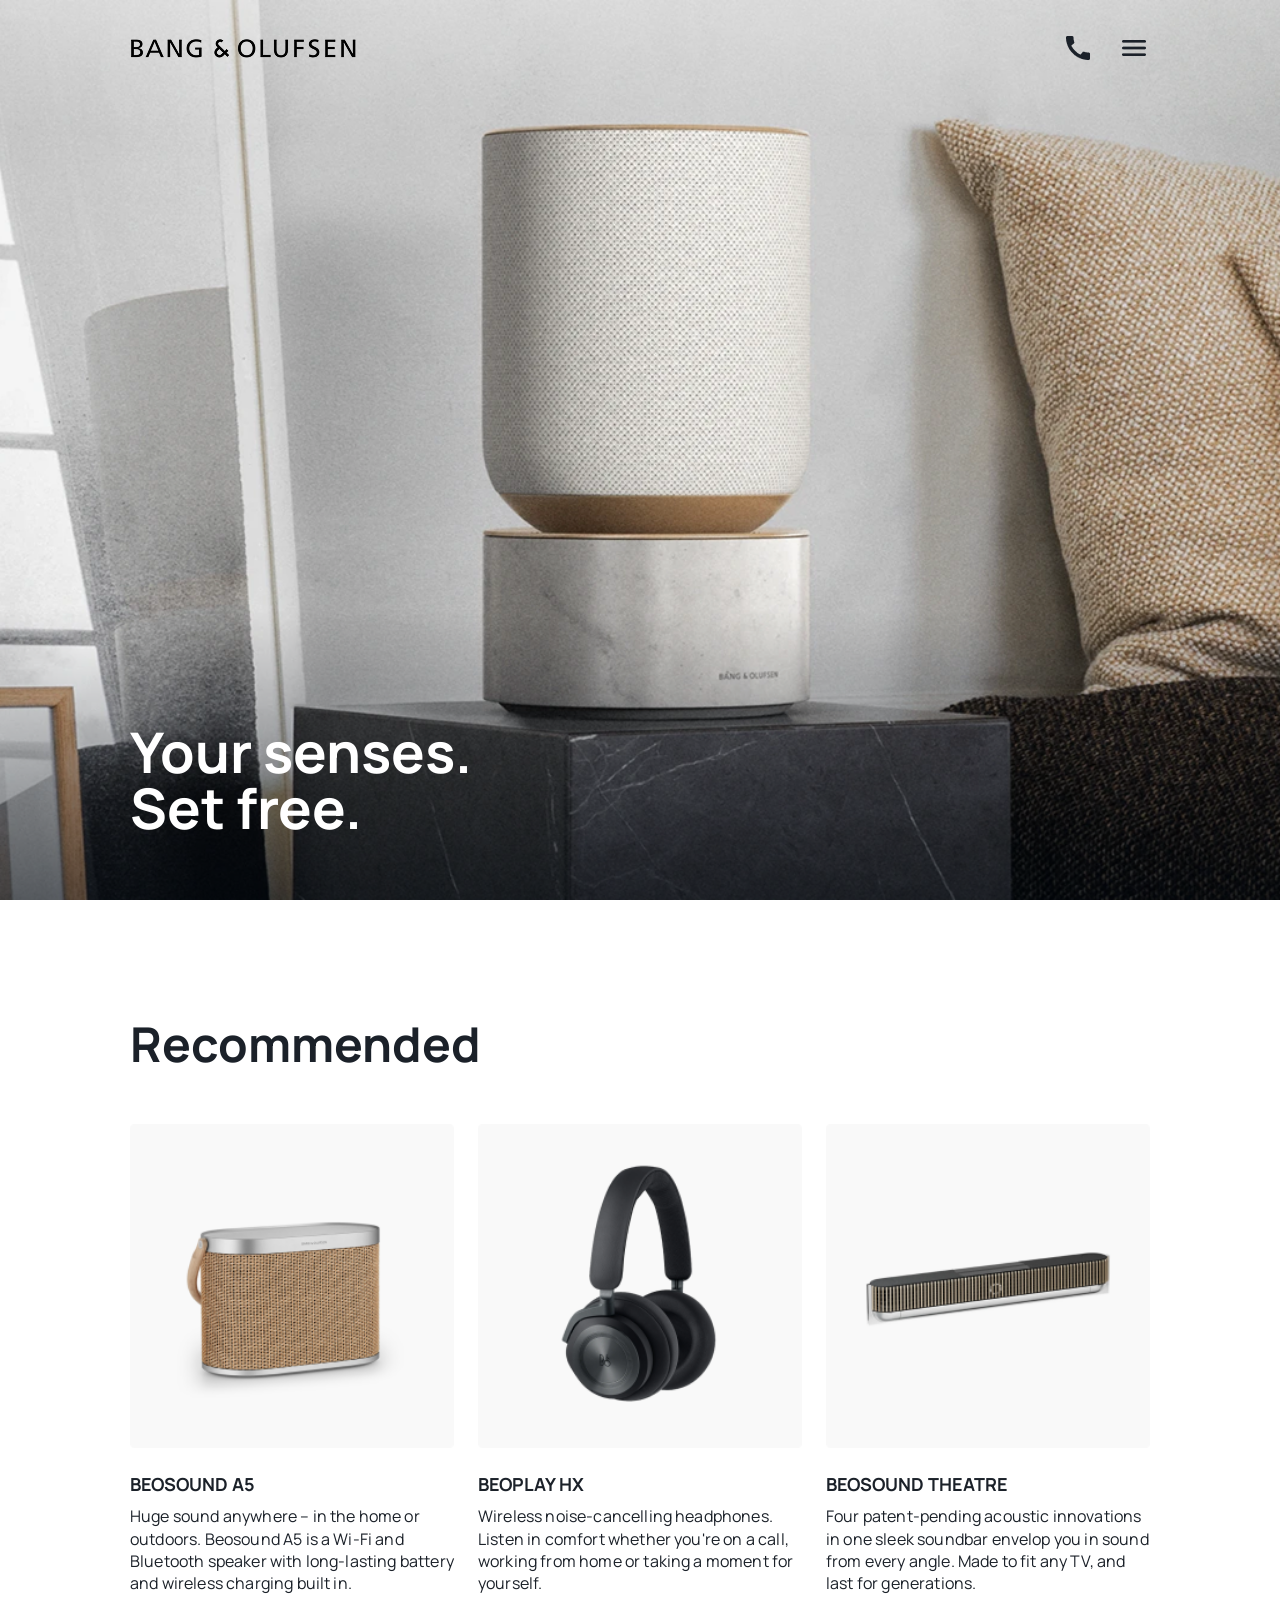
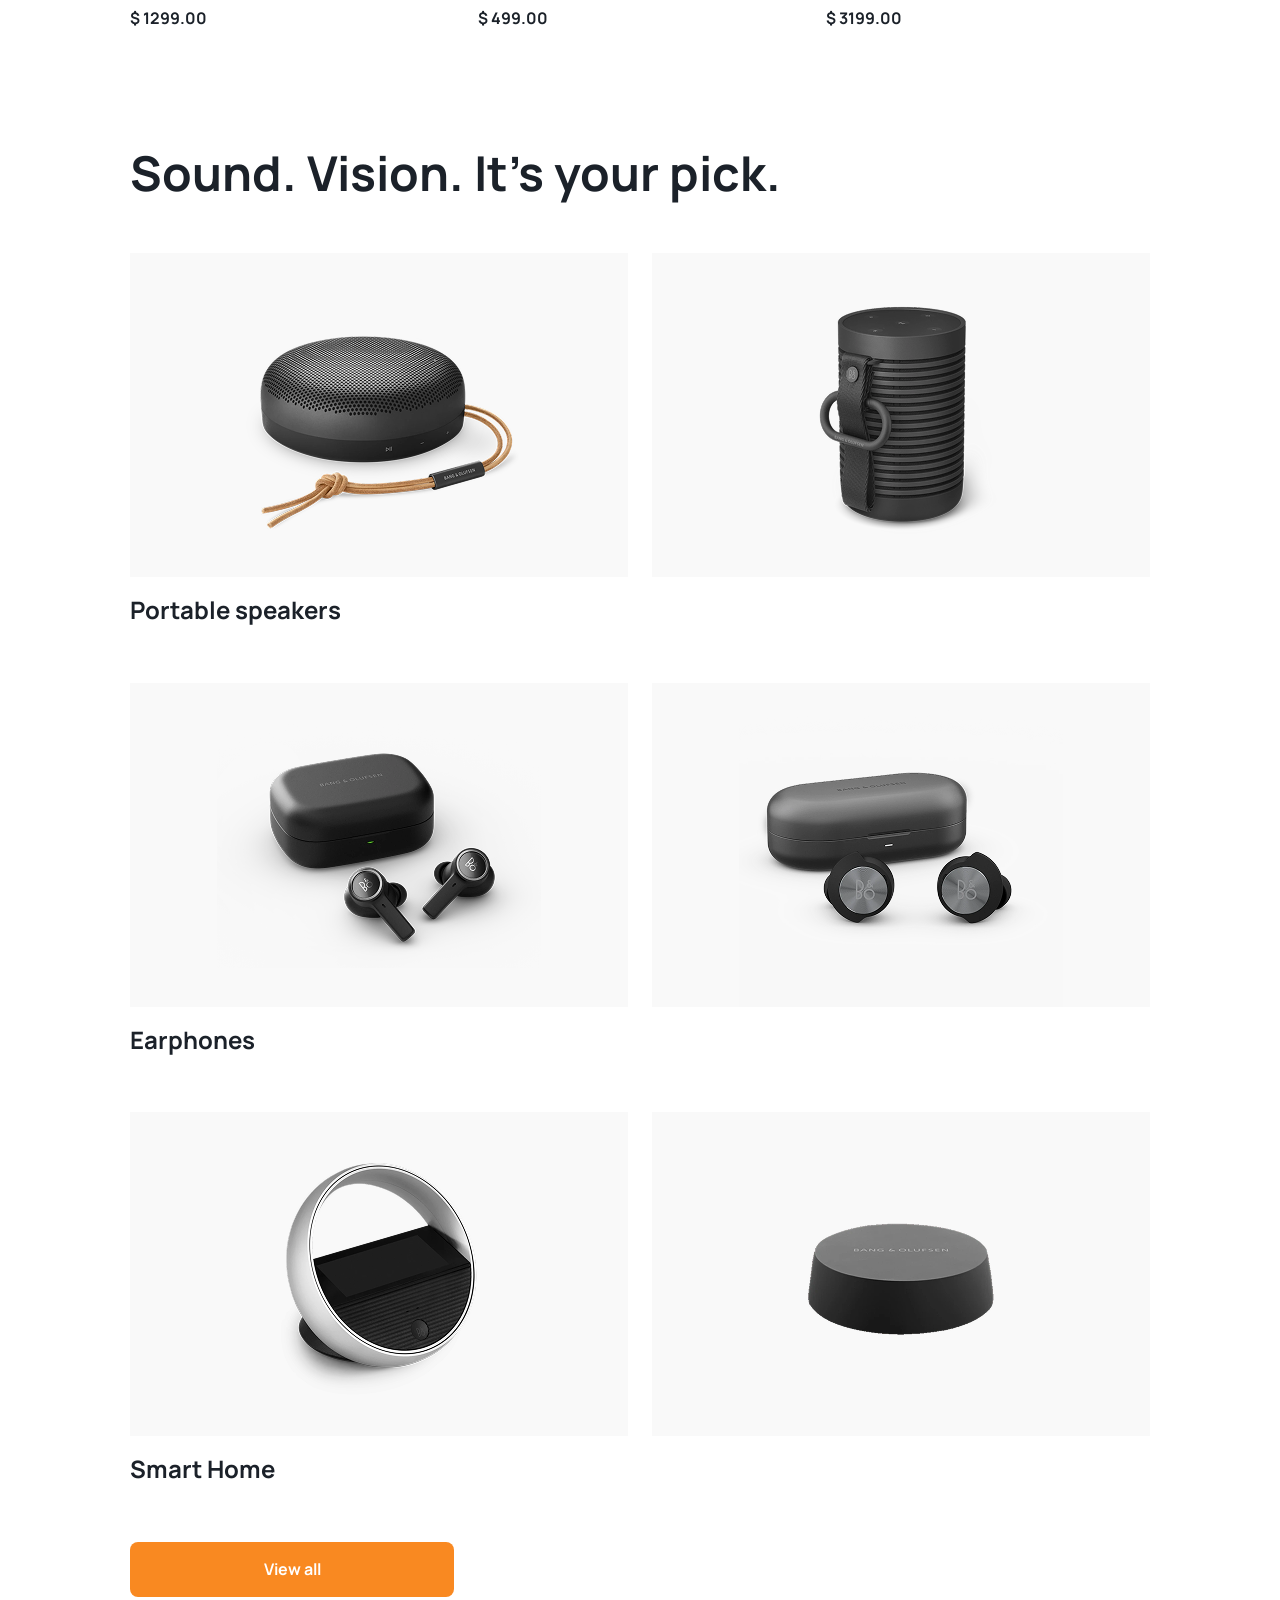
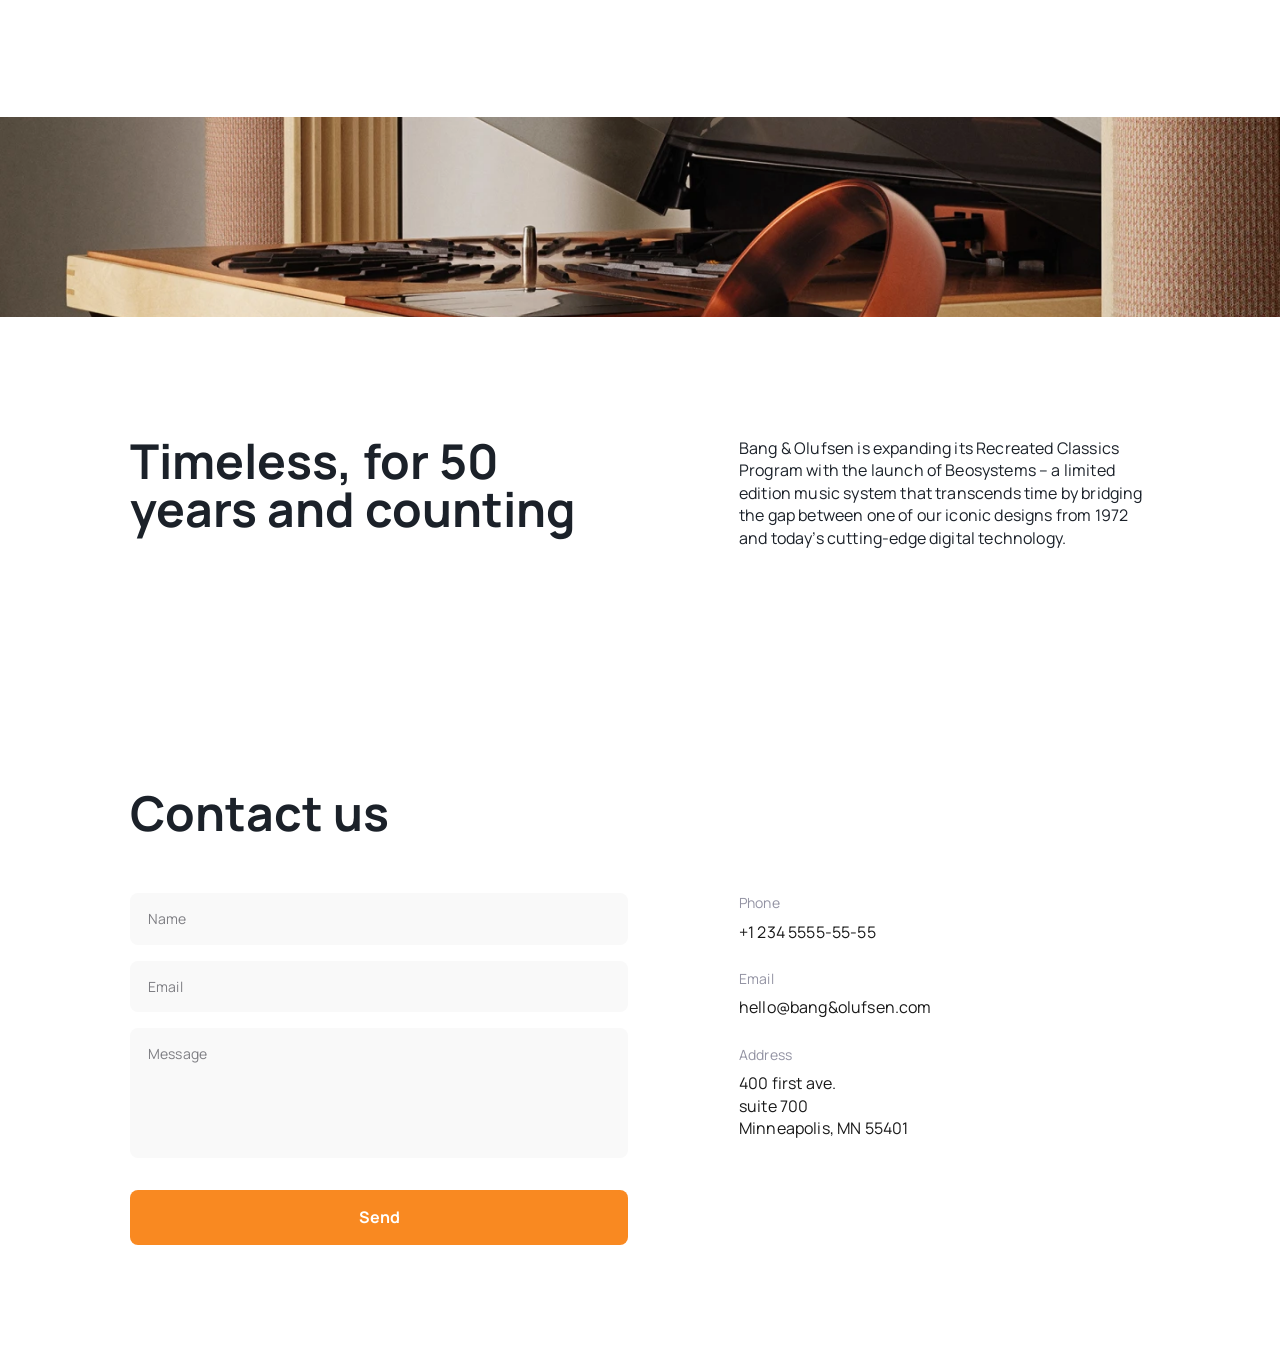
<file: index.html>
<!doctype html><html lang="en" class="page"><head><meta charset="utf-8"><meta name="viewport" content="width=device-width, initial-scale=1.0"><title>Landing Page</title><link rel="icon" type="image/x-icon" href="Logo.e3024e03.png"><link rel="preconnect" href="https://fonts.googleapis.com"><link rel="preconnect" href="https://fonts.gstatic.com" crossorigin><link href="https://fonts.googleapis.com/css2?family=Inter:wght@500;700&family=Manrope:wght@400;700&family=Roboto:wght@700&display=swap" rel="stylesheet"><link rel="stylesheet" href="index.43d38881.css"><script src="index.cabb280d.js" defer></script></head><body class="page__body"> <header class="header"> <div class="container"> <div class="header__content"> <div class="top-bar"> <a href="#"> <img class="top-bar__logo" src="Logo.e3024e03.png" alt="B&O logo"> </a> <div class="top-bar__icons"> <a href="tel:+12345555555" class="icon icon--phone"></a> <a href="#menu" class="icon icon--menu"></a> </div> </div> <div class="header__botom"> <div class="header__img"></div> <h1 class="header__title"> Your senses. <br> Set free. </h1> </div> </div> </div> </header> <aside class="menu page__menu" id="menu"> <div class="container"> <div class="menu__content"> <div class="menu__top top-bar"> <a href="#" class="top-bar__logo-link"> <img class="top-bar__logo" src="Logo.e3024e03.png" alt="B&O logo"> </a> <a href="#" class="icon icon--close"></a> </div> <div class="menu__container"> <nav class="menu__nav nav"> <ul class="nav__list"> <li class="nav__item"> <a class="nav__link" href="#recommended"> Recommended </a> </li> <li class="nav__item"> <a class="nav__link" href="#gallery"> Categories </a> </li> <li class="nav__item"> <a class="nav__link" href="#info"> About Us </a> </li> <li class="nav__item"> <a class="nav__link" href="#contacts"> Contact Us </a> </li> </ul> </nav> <a href="tel:+1 234 5555-55-55" class="menu__phone-number"> +1 234 5555-55-55 </a> <a href="tel:+1 234 5555-55-55" class="menu__call-to-order"> call to order </a> </div> </div> </div> </aside> <main class="main"> <div class="container"> <div class="main__content"> <section class="recommended" id="recommended"> <h2 class="section__title">Recommended</h2> <div class="recommended__container"> <ul class="recommended__products"> <li class="product recommended__product"> <article> <img class="product__image" src="beosound-mobile.cb3116ac.png" alt="BEOSOUND A5"> <h3 class="product__title">BEOSOUND A5</h3> <p class="product__description"> Huge sound anywhere – in the home or outdoors. Beosound A5 is a Wi-Fi and Bluetooth speaker with long-lasting battery and wireless charging built in. </p> <p class="product__price">$ 1299.00</p> </article> </li> <li class="product recommended__product"> <article> <img class="product__image" src="beoplay-mobile.6e7255b0.png" alt="BEOPLAY HX"> <h3 class="product__title">BEOPLAY HX</h3> <p class="product__description"> Wireless noise-cancelling headphones. Listen in comfort whether you're on a call, working from home or taking a moment for yourself. </p> <p class="product__price">$ 499.00</p> </article> </li> <li class="product recommended__product"> <article> <img class="product__image" src="acoustic-mobile.9c9fabe5.png" alt="BEOSOUND THEATRE"> <h3 class="product__title">BEOSOUND THEATRE</h3> <p class="product__description"> Four patent-pending acoustic innovations in one sleek soundbar envelop you in sound from every angle. Made to fit any TV, and last for generations. </p> <p class="product__price">$ 3199.00</p> </article> </li> </ul> </div> </section> <section class="gallery" id="gallery"> <h2 class="section__title">Sound. Vision. It's your pick.</h2> <ul class="gallery__wrapper"> <li class="gallery__items"> <div class="gallery__photos"> <a href="#" class="gallery__link"> <img class="gallery__photo" src="portable-speaker-1-desktop.88114674.png" alt="Portable speaker"> </a> <a href="#" class="gallery__link"> <img class="gallery__photo" src="portable-speaker-2-desktop.5d2d7064.png" alt="Portable speaker"> </a> </div> <h3 class="gallery__title">Portable speakers</h3> </li> <li class="gallery__items"> <div class="gallery__photos"> <a href="#" class="gallery__link"> <img class="gallery__photo" src="earphones-1-desktop.b19adb02.png" alt="Earphones"> </a> <a href="#" class="gallery__link"> <img class="gallery__photo" src="earphones-2-desktop.e0e99754.png" alt="Earphones"> </a> </div> <h3 class="gallery__title">Earphones</h3> </li> <li class="gallery__items"> <div class="gallery__photos"> <a href="#" class="gallery__link"> <img class="gallery__photo" src="smart-home-1-desktop.4b87966b.png" alt="Smart Devise"> </a> <a href="#" class="gallery__link"> <img class="gallery__photo" src="smart-home-2-desktop.f8fe07ad.png" alt="Smart Devise"> </a> </div> <h3 class="gallery__title">Smart Home</h3> </li> </ul> <a class="gallery__button">View all</a> </section> <section id="info"> <div class="info__image"></div> <div class="info"> <h2 class="info__title section__title"> Timeless, for 50 years and counting </h2> <p class="info__description"> Bang & Olufsen is expanding its Recreated Classics Program with the launch of Beosystems – a limited edition music system that transcends time by bridging the gap between one of our iconic designs from 1972 and today’s cutting-edge digital technology. </p> </div> </section> <section class="form" id="contacts"> <h2 class="section__title">Contact us</h2> <div class="contacts"> <div class="contacts__form"> <form onsubmit="this.reset(); return false;" action="http://localhost:5173/" method="post"> <input class="contacts__input" type="text" name="name" required placeholder="Name"> <input class="contacts__input" type="email" name="email" required placeholder="Email"> <textarea class="contacts__input contacts__input--textarea" name="message" rows="5" required placeholder="Message"></textarea> <button class="contacts__button">Send</button> </form> </div> <address class="contacts__contacts"> <div class="contacts__container"> <div class="contacts__wrap"> <p class="contacts__wrap contacts__wrap--name">Phone</p> <a href="tel:+123455555555" class="contacts__wrap contacts__wrap--value"> +1 234 5555-55-55 </a> </div> <div class="contacts__wrap"> <p class="contacts__wrap contacts__wrap--name">Email</p> <a href="mailto:hello@bang-olufsen.com" class="contacts__wrap contacts__wrap--value"> hello@bang&olufsen.com </a> </div> <div class="contacts__wrap"> <p class="contacts__wrap contacts__wrap--name">Address</p> <a class="contacts__wrap contacts__wrap--value" href="https://www.google.com/maps?q=400+First+Ave+Suite+700+Minneapolis+MN+55401" target="_blank" rel="noopener noreferrer"> 400 first ave. <br> suite 700 <br> Minneapolis, MN 55401 </a> </div> </div> </address> </div> </section> </div> </div> </main> </body></html>
</file>
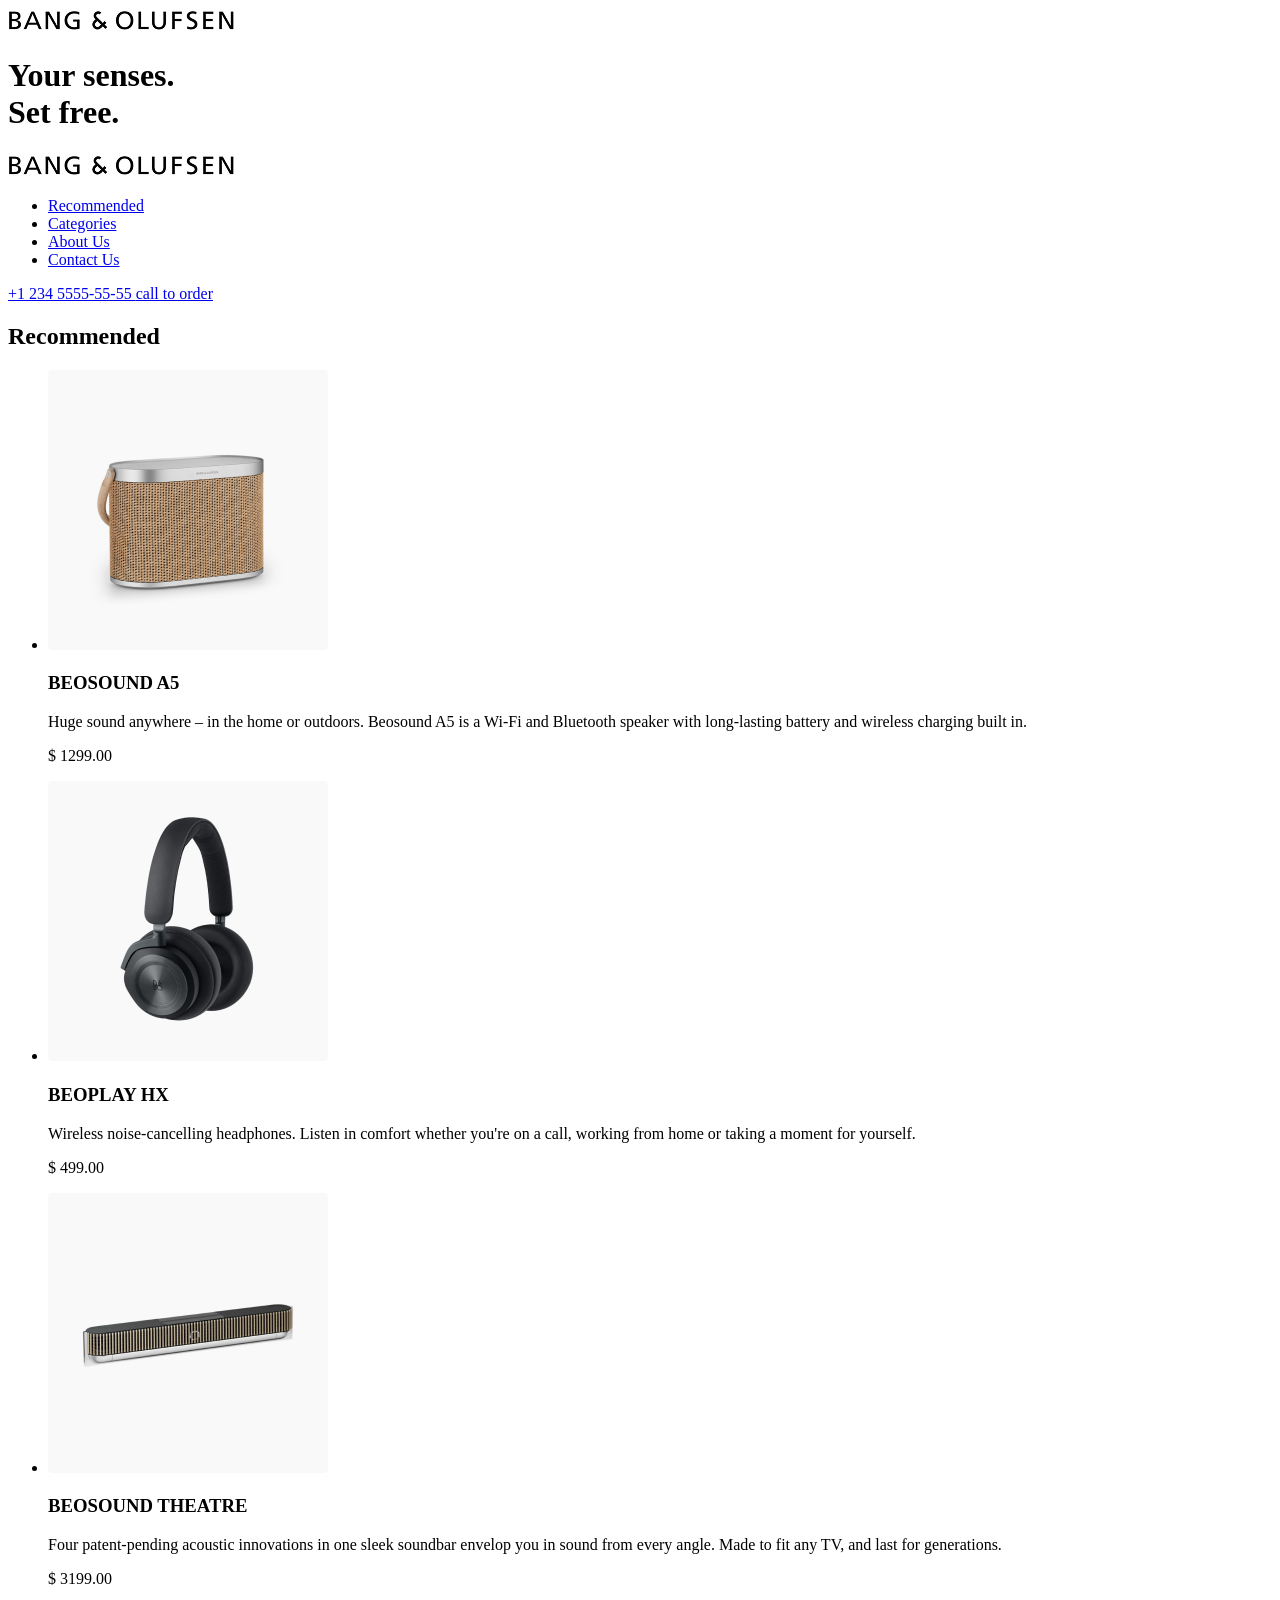
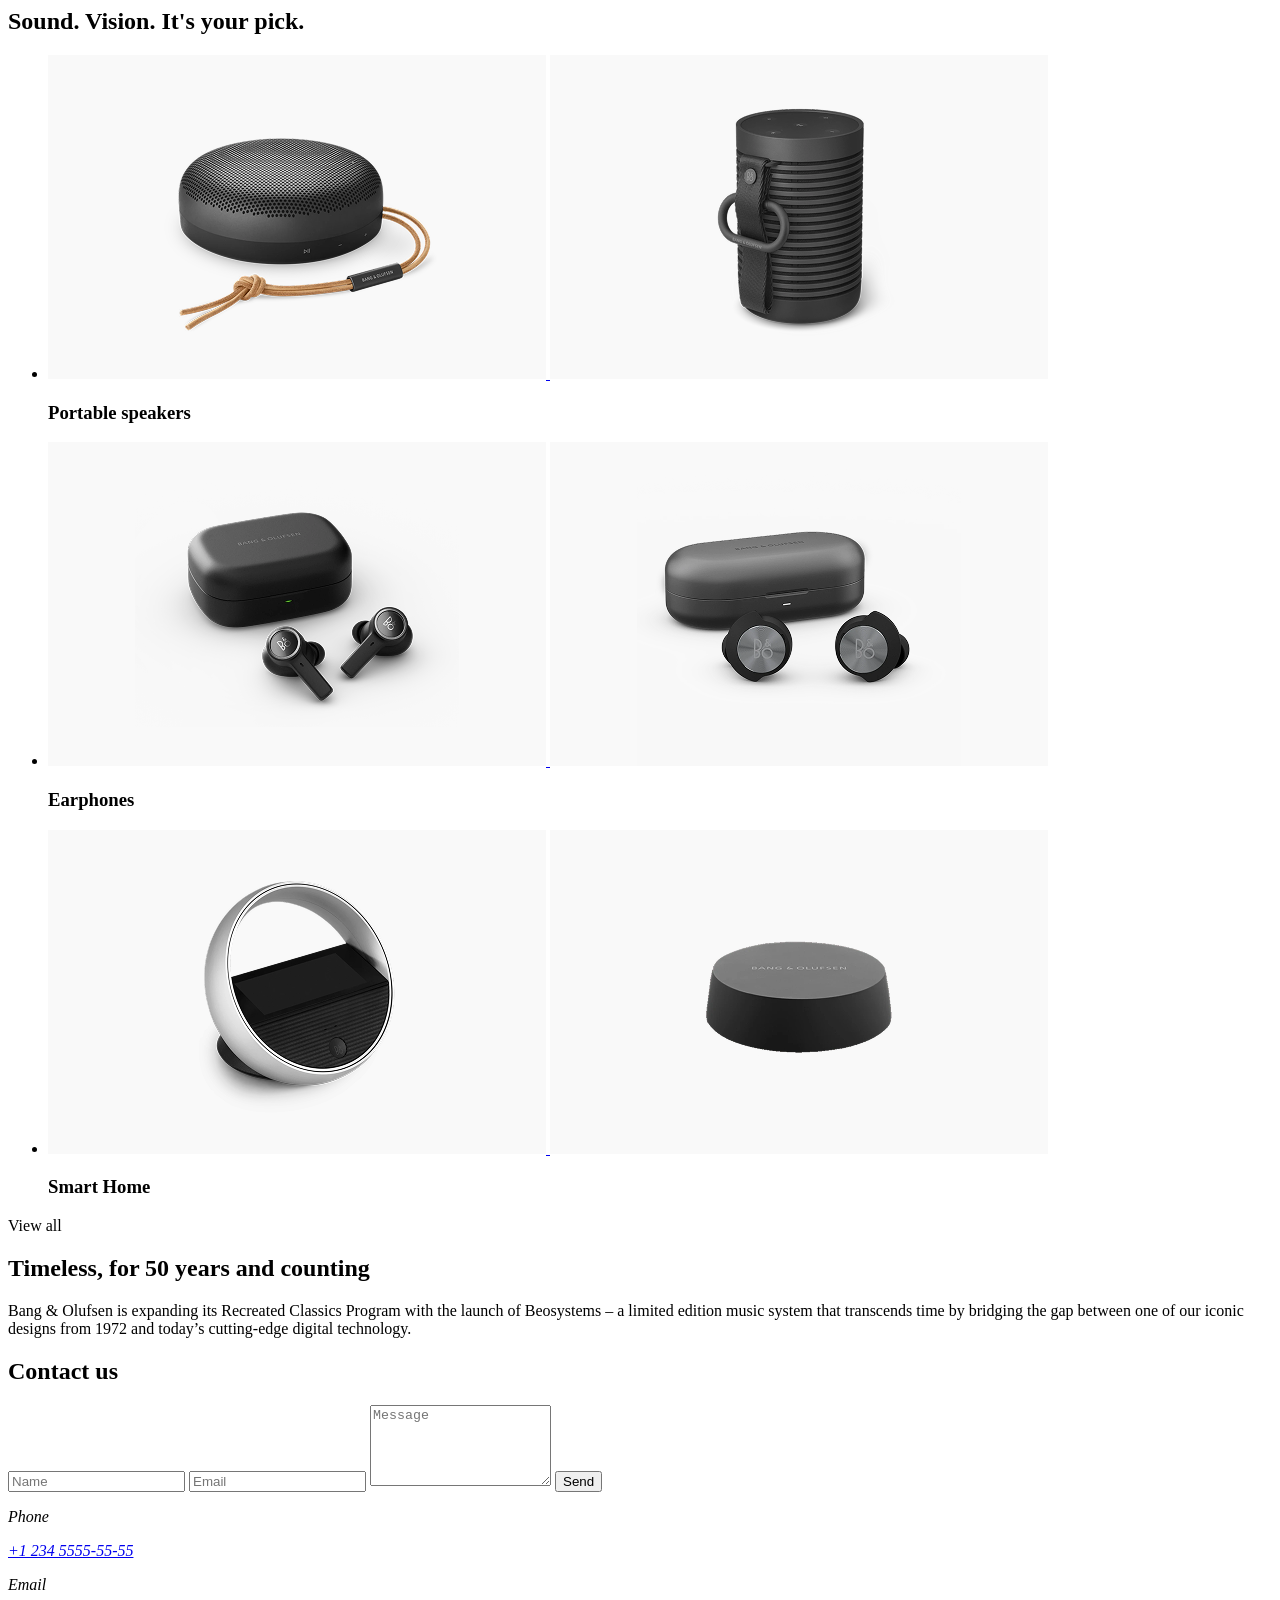
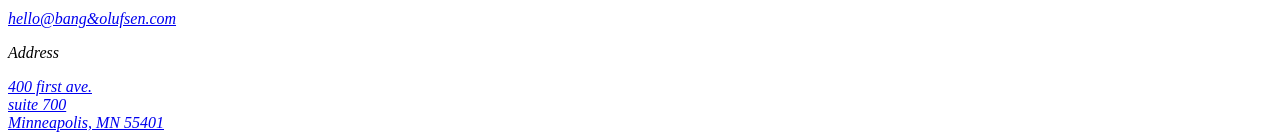
<file: src/index.html>
<!doctype html>
<html lang="en" class="page">
  <head>
    <meta charset="UTF-8" />
    <meta name="viewport" content="width=device-width, initial-scale=1.0" />
    <title>Landing Page</title>
    <!-- prettier-ignore -->
    <link rel="icon" type="image/x-icon"
          href="./images/Logo.png" />
    <link rel="preconnect" href="https://fonts.googleapis.com" />
    <link
      rel="preconnect"
      href="https://fonts.gstatic.com"
      crossorigin="anonymous"
    />
    <link
      href="https://fonts.googleapis.com/css2?family=Inter:wght@500;700&family=Manrope:wght@400;700&family=Roboto:wght@700&display=swap"
      rel="stylesheet"
    />
    <link rel="stylesheet" href="./styles/main.scss" />
    <script src="./scripts/main.js" defer></script>
  </head>
  <body class="page__body">
    <header class="header">
      <div class="container">
        <div class="header__content">
          <div class="top-bar">
            <a href="#">
              <img
                class="top-bar__logo"
                src="./images/Logo.png"
                alt="B&O logo"
              />
            </a>
            <div class="top-bar__icons">
              <a href="tel:+12345555555" class="icon icon--phone"></a>

              <a href="#menu" class="icon icon--menu"></a>
            </div>
          </div>
          <div class="header__botom">
            <div class="header__img"></div>
            <h1 class="header__title">
              Your senses.
              <br />
              Set free.
            </h1>
          </div>
        </div>
      </div>
    </header>

    <aside class="menu page__menu" id="menu">
      <div class="container">
        <div class="menu__content">
          <div class="top-bar menu__top">
            <a href="#" class="top-bar__logo-link">
              <img
                class="top-bar__logo"
                src="./images/Logo.png"
                alt="B&O logo"
              />
            </a>

            <a href="#" class="icon icon--close"></a>
          </div>
          <div class="menu__container">
            <nav class="nav menu__nav">
              <ul class="nav__list">
                <li class="nav__item">
                  <a class="nav__link" href="#recommended"> Recommended </a>
                </li>

                <li class="nav__item">
                  <a class="nav__link" href="#gallery"> Categories </a>
                </li>

                <li class="nav__item">
                  <a class="nav__link" href="#info"> About Us </a>
                </li>
                <li class="nav__item">
                  <a class="nav__link" href="#contacts"> Contact Us </a>
                </li>
              </ul>
            </nav>

            <a href="tel:+1 234 5555-55-55" class="menu__phone-number">
              +1 234 5555-55-55
            </a>
            <a href="tel:+1 234 5555-55-55" class="menu__call-to-order">
              call to order
            </a>
          </div>
        </div>
      </div>
    </aside>

    <main class="main">
      <div class="container">
        <div class="main__content">
          <section class="recommended" id="recommended">
            <h2 class="section__title">Recommended</h2>
            <div class="recommended__container">
              <ul class="recommended__products">
                <li class="product recommended__product">
                  <article>
                    <img
                      class="product__image"
                      src="./images/beosound-mobile.png"
                      alt="BEOSOUND A5"
                    />
                    <h3 class="product__title">BEOSOUND A5</h3>
                    <p class="product__description">
                      Huge sound anywhere – in the home or outdoors. Beosound A5
                      is a Wi-Fi and Bluetooth speaker with long-lasting battery
                      and wireless charging built in.
                    </p>
                    <p class="product__price">$ 1299.00</p>
                  </article>
                </li>
                <li class="product recommended__product">
                  <article>
                    <img
                      class="product__image"
                      src="./images/beoplay-mobile.png"
                      alt="BEOPLAY HX"
                    />
                    <h3 class="product__title">BEOPLAY HX</h3>
                    <p class="product__description">
                      Wireless noise-cancelling headphones. Listen in comfort
                      whether you're on a call, working from home or taking a
                      moment for yourself.
                    </p>
                    <p class="product__price">$ 499.00</p>
                  </article>
                </li>
                <li class="product recommended__product">
                  <article>
                    <img
                      class="product__image"
                      src="./images/acoustic-mobile.png"
                      alt="BEOSOUND THEATRE"
                    />
                    <h3 class="product__title">BEOSOUND THEATRE</h3>
                    <p class="product__description">
                      Four patent-pending acoustic innovations in one sleek
                      soundbar envelop you in sound from every angle. Made to
                      fit any TV, and last for generations.
                    </p>
                    <p class="product__price">$ 3199.00</p>
                  </article>
                </li>
              </ul>
            </div>
          </section>

          <section class="gallery" id="gallery">
            <h2 class="section__title">Sound. Vision. It's your pick.</h2>
            <ul class="gallery__wrapper">
              <li class="gallery__items">
                <div class="gallery__photos">
                  <a href="#" class="gallery__link">
                    <img
                      class="gallery__photo"
                      src="./images/portable-speaker-1-desktop.png"
                      alt="Portable speaker"
                    />
                  </a>

                  <a href="#" class="gallery__link">
                    <img
                      class="gallery__photo"
                      src="./images/portable-speaker-2-desktop.png"
                      alt="Portable speaker"
                    />
                  </a>
                </div>
                <h3 class="gallery__title">Portable speakers</h3>
              </li>
              <li class="gallery__items">
                <div class="gallery__photos">
                  <a href="#" class="gallery__link">
                    <img
                      class="gallery__photo"
                      src="./images/earphones-1-desktop.png"
                      alt="Earphones"
                    />
                  </a>
                  <a href="#" class="gallery__link">
                    <img
                      class="gallery__photo"
                      src="./images/earphones-2-desktop.png"
                      alt="Earphones"
                    />
                  </a>
                </div>
                <h3 class="gallery__title">Earphones</h3>
              </li>
              <li class="gallery__items">
                <div class="gallery__photos">
                  <a href="#" class="gallery__link">
                    <img
                      class="gallery__photo"
                      src="./images/smart-home-1-desktop.png"
                      alt="Smart Devise"
                    />
                  </a>
                  <a href="#" class="gallery__link">
                    <img
                      class="gallery__photo"
                      src="./images/smart-home-2-desktop.png"
                      alt="Smart Devise"
                    />
                  </a>
                </div>
                <h3 class="gallery__title">Smart Home</h3>
              </li>
            </ul>
            <a class="gallery__button">View all</a>
          </section>

          <section id="info">
            <div class="info__image"></div>

            <div class="info">
              <h2 class="section__title info__title">
                Timeless, for 50 years and counting
              </h2>
              <p class="info__description">
                Bang & Olufsen is expanding its Recreated Classics Program with
                the launch of Beosystems – a limited edition music system that
                transcends time by bridging the gap between one of our iconic
                designs from 1972 and today’s cutting-edge digital technology.
              </p>
            </div>
          </section>

          <section class="form" id="contacts">
            <h2 class="section__title">Contact us</h2>

            <div class="contacts">
              <div class="contacts__form">
                <form
                  onsubmit="this.reset(); return false;"
                  action="http://localhost:5173/"
                  method="post"
                >
                  <input
                    class="contacts__input"
                    type="text"
                    name="name"
                    required
                    placeholder="Name"
                  />
                  <input
                    class="contacts__input"
                    type="email"
                    name="email"
                    required
                    placeholder="Email"
                  />
                  <textarea
                    class="contacts__input contacts__input--textarea"
                    name="message"
                    rows="5"
                    required
                    placeholder="Message"
                  ></textarea>

                  <button class="contacts__button">Send</button>
                </form>
              </div>
              <address class="contacts__contacts">
                <div class="contacts__container">
                  <div class="contacts__wrap">
                    <p class="contacts__wrap contacts__wrap--name">Phone</p>
                    <a
                      href="tel:+123455555555"
                      class="contacts__wrap contacts__wrap--value"
                    >
                      +1 234 5555-55-55
                    </a>
                  </div>
                  <div class="contacts__wrap">
                    <p class="contacts__wrap contacts__wrap--name">Email</p>
                    <a
                      href="mailto:hello@bang-olufsen.com"
                      class="contacts__wrap contacts__wrap--value"
                    >
                      hello@bang&olufsen.com
                    </a>
                  </div>
                  <div class="contacts__wrap">
                    <p class="contacts__wrap contacts__wrap--name">Address</p>
                    <a
                      class="contacts__wrap contacts__wrap--value"
                      href="https://www.google.com/maps?q=400+First+Ave+Suite+700+Minneapolis+MN+55401"
                      target="_blank"
                      rel="noopener noreferrer"
                    >
                      400 first ave.
                      <br />
                      suite 700
                      <br />
                      Minneapolis, MN 55401
                    </a>
                  </div>
                </div>
              </address>
            </div>
          </section>
        </div>
      </div>
    </main>
  </body>
</html>
</file>
<file: index.43d38881.css>
*,:before,:after{box-sizing:border-box}html,body,div,span,applet,object,iframe,h1,h2,h3,h4,h5,h6,p,blockquote,pre,a,abbr,acronym,address,big,cite,code,del,dfn,em,img,ins,kbd,q,s,samp,small,strike,strong,sub,sup,tt,var,b,u,i,center,dl,dt,dd,ol,ul,li,fieldset,form,label,legend,table,caption,tbody,tfoot,thead,tr,th,td,article,aside,canvas,details,embed,figure,figcaption,footer,header,hgroup,menu,nav,output,ruby,section,summary,time,mark,audio,video{border:0;margin:0;padding:0;font-family:inherit;font-size:100%}article,aside,details,figcaption,figure,footer,header,hgroup,menu,nav,section{display:block}body{line-height:1}ol,ul{list-style:none}blockquote,q{quotes:none}blockquote:before,blockquote:after,q:before,q:after{content:"";content:none}table{border-collapse:collapse;border-spacing:0}a{color:inherit;cursor:pointer;text-decoration:none}button,input,select,textarea{font:inherit;cursor:pointer;background:0 0;border:none;outline:none;margin:0;padding:0}img{max-width:100%;height:auto;display:block}.header{background:url(header-bg-desktop.ee3bad31.png) 50%/cover no-repeat;border:none;height:100vh}.header__content{-ms-flex-direction:column;flex-direction:column;-ms-flex-pack:justify;justify-content:space-between;min-height:100vh;display:-ms-flexbox;display:flex}.header__botom{padding-bottom:40px}@media (min-width:744px){.header__botom{padding-bottom:64px}}.header__title{color:#fff;font-size:36px;font-weight:700;line-height:100%}@media (min-width:744px){.header__title{font-size:48px}}@media (min-width:1260px){.header__title{font-size:56px}}.icon{background-position:50%;background-repeat:no-repeat;background-size:contain;width:24px;height:24px;display:block}@media (min-width:744px){.icon{width:32px;height:32px}}.icon--phone{background-image:url(phone-number.827a1522.png);margin-right:24px;position:relative}.icon--phone:after{content:"+1 234 555-55-55";white-space:nowrap;visibility:hidden;opacity:0;transition:all .3s;position:absolute;top:50%;left:-420%;transform:translateY(-50%)}.icon--phone:hover:after{visibility:visible;opacity:1}.icon--menu{background-image:url(icon-burger-menu.79935356.png)}.icon--menu:hover{background-image:url(icon-burger-menu-hover.655e2119.png)}.icon--close{background-image:url(icon-close.a6310590.png);outline:none;transition:all .3s}.icon--close:hover{transform:scale(1.1)}.menu{box-sizing:border-box;background-color:#f9f9f9;height:100vh;overflow:auto}.menu__content{font-size:22px;font-weight:700;line-height:100%}.menu__top{z-index:1;margin-bottom:32px;position:sticky;top:0}@media (min-width:744px){.menu__top{margin-bottom:56px}}.menu__phone-number{letter-spacing:.13em;outline:none;margin-bottom:20px;font-size:16px;line-height:140%;display:block}.menu__phone-number:hover{color:#9393a3}.menu__call-to-order{letter-spacing:.13em;text-transform:uppercase;border-bottom:1px solid #1b2129;outline:none;width:fit-content;padding-bottom:4px;font-size:16px;line-height:140%;transition:all .3s;display:block}.menu__call-to-order:hover{transform:scale(1.1)}.menu__nav{margin-bottom:48px}.nav__item:not(:last-child){margin-bottom:32px}.nav__link{outline:none}.nav__link:hover{color:#9393a3}.page{scroll-behavior:smooth}.page:has(.page__menu:target){overflow:hidden}.page__body{color:#1b2129;background-color:#fff;width:100%;height:100vh;font-family:Manrope,sans-serif}.page__menu{pointer-events:none;opacity:0;position:fixed;top:0;left:0;right:0}.page__menu:target{pointer-events:all;opacity:1}.top-bar{-ms-flex-pack:justify;justify-content:space-between;-ms-flex-align:center;align-items:center;padding-top:24px;padding-bottom:24px;display:-ms-flexbox;display:flex}@media (min-width:744px){.top-bar{padding-top:32px;padding-bottom:32px}}.top-bar__logo{width:152px;height:16px;transition:all .3s}@media (min-width:744px){.top-bar__logo{width:228px;height:24px}}.top-bar__logo:hover{transform:scale(1.1)}.top-bar__logo-link{outline:none;position:relative}.top-bar__logo-link:after{content:"";background-color:#1b2129;width:100%;height:1px;transition:all .3s;display:block;position:absolute;bottom:-4px;transform:scaleX(0)}.top-bar__logo-link:hover:after{transform:scaleX(1)}.top-bar__icons{display:-ms-flexbox;display:flex}.section__title{margin-bottom:48px;font-size:32px;font-weight:700;line-height:100%}@media (min-width:744px){.section__title{margin-bottom:56px;font-size:40px}}@media (min-width:1260px){.section__title{font-size:48px}}.main__content{row-gap:96px;padding-top:96px;padding-bottom:96px;display:grid}@media (min-width:744px){.main__content{row-gap:120px;padding-top:120px;padding-bottom:120px}}.recommended__products{--columns:2;grid-template-columns:repeat(var(--columns),1fr);gap:52px 20px;display:grid}@media (min-width:744px){.recommended__products{--columns:6;column-gap:24px}}@media (min-width:1260px){.recommended__products{--columns:12}}.recommended__product{grid-column:1/-1}@media (min-width:744px){.recommended__product{grid-column:2/-2}}@media (min-width:1260px){.recommended__product{grid-column:span 4}}.product{box-sizing:border-box}.product__image{box-sizing:border-box;width:100%;margin-bottom:10px;transition:all .3s;display:block}@media (min-width:744px){.product__image{height:600px;margin-bottom:24px}}@media (min-width:1260px){.product__image{height:324px}}.product__image:hover{transform:scale(1.2)}.product__title{text-transform:uppercase;margin-bottom:10px;font-size:18px;font-weight:700;line-height:140%}@media (min-width:744px){.product__title{margin-bottom:8px}}.product__description{letter-spacing:.01em;margin-bottom:12px;font-size:16px;line-height:140%}@media (min-width:744px){.product__description{margin-bottom:34px}}@media (min-width:1260px){.product__description{margin-bottom:12px}}.product__price{margin-top:auto;font-size:16px;font-weight:700;line-height:140%}.info{--columns:2;grid-template-columns:repeat(var(--columns),1fr);-ms-flex-align:start;align-items:start;gap:30px 20px;padding:42px 0 48px;display:grid}@media (min-width:744px){.info{--columns:6;column-gap:24px}}@media (min-width:1260px){.info{--columns:12}}@media (min-width:744px){.info{padding-top:120px;padding-bottom:120px}}.info__title{grid-column:1/-1;margin-bottom:0}@media (min-width:744px){.info__title{grid-column:1/4}}@media (min-width:1260px){.info__title{grid-column:span 6}}.info__description{letter-spacing:.01em;grid-column:1/-1;line-height:140%}@media (min-width:744px){.info__description{grid-column:4/7}}@media (min-width:1260px){.info__description{grid-column:-6/-1;justify-self:end}}.info__image{background:url(section-img-desktop.2b329f28.png) 50%/cover no-repeat;width:100vw;height:200px;margin-left:calc(50% - 50vw)}.gallery__wrapper{row-gap:40px;margin-bottom:40px;display:grid}@media (min-width:744px){.gallery__wrapper{row-gap:56px;margin-bottom:56px}}.gallery__photos{--columns:2;grid-template-columns:repeat(var(--columns),1fr);column-gap:20px;margin-bottom:16px;display:grid}@media (min-width:744px){.gallery__photos{--columns:6;column-gap:24px}}@media (min-width:1260px){.gallery__photos{--columns:12}}@media (min-width:744px){.gallery__link{grid-column:span 3}}@media (min-width:1260px){.gallery__link{grid-column:span 6}}.gallery__photo{object-fit:cover;width:100%;height:100%;transition:all .3s}.gallery__photo:hover{transform:scale(1.2)}.gallery__title{font-size:18px;font-weight:700;line-height:140%}@media (min-width:744px){.gallery__title{font-size:24px}}.gallery__button{text-align:center;color:#fff;background-color:#f98921;border-radius:8px;width:100%;margin-top:auto;padding:14px 0;font-size:16px;font-weight:700;line-height:169%;display:block}@media (min-width:1260px){.gallery__button{width:324px}}.gallery__button:hover{background-color:#1b2129}.gallery__button:active{background-color:#010810}.contacts{--columns:2;grid-template-columns:repeat(var(--columns),1fr);gap:48px 20px;display:grid}@media (min-width:744px){.contacts{--columns:6;column-gap:24px}}@media (min-width:1260px){.contacts{--columns:12}}@media (min-width:744px){.contacts{row-gap:80px}}.contacts__form{grid-column:1/3}@media (min-width:744px){.contacts__form{grid-column:span 6}}@media (min-width:1260px){.contacts__form{grid-column:1/7}}.contacts__contacts{grid-column:1/3;font-style:normal}@media (min-width:744px){.contacts__contacts{grid-column:span 6}}@media (min-width:1260px){.contacts__contacts{grid-column:8/-1}}.contacts__input{letter-spacing:.01em;color:#1b2129;background-color:#f9f9f9;border:2px solid transparent;border-radius:8px;width:100%;margin-bottom:16px;padding:14px 16px;font-size:14px;line-height:140%;display:block}.contacts__input::placeholder{letter-spacing:.01em;color:#7e7e83;font-size:14px;line-height:140%}.contacts__input::placeholder{letter-spacing:.01em;color:#7e7e83;font-size:14px;line-height:140%}.contacts__input--textarea{resize:none;margin-bottom:32px}.contacts__input:hover{border:2px solid #dbdbdb}.contacts__input:focus{border:2px solid #f98921}.contacts__button{text-align:center;color:#fff;background-color:#f98921;border-radius:8px;width:100%;margin-top:auto;padding:14px 0;font-size:16px;font-weight:700;line-height:169%;display:block}.contacts__button:hover{background-color:#1b2129}.contacts__button:active{background-color:#010810}.contacts__container{-ms-flex-direction:column;flex-direction:column;gap:24px;display:-ms-flexbox;display:flex}@media (min-width:744px){.contacts__container{gap:26px}}.contacts__wrap--name{letter-spacing:.01em;color:#9393a3;margin-bottom:8px;font-size:14px;line-height:140%;display:block}.contacts__wrap--value{letter-spacing:.01em;color:#191919;font-size:16px;line-height:140%}.contacts__wrap--value:hover{color:#9393a3}.container{padding-left:20px;padding-right:20px}@media (min-width:744px){.container{padding-left:72px;padding-right:72px}}@media (min-width:1260px){.container{max-width:1260px;margin-left:auto;margin-right:auto;padding-left:120px;padding-right:120px}}
/*# sourceMappingURL=index.43d38881.css.map */
</file>
